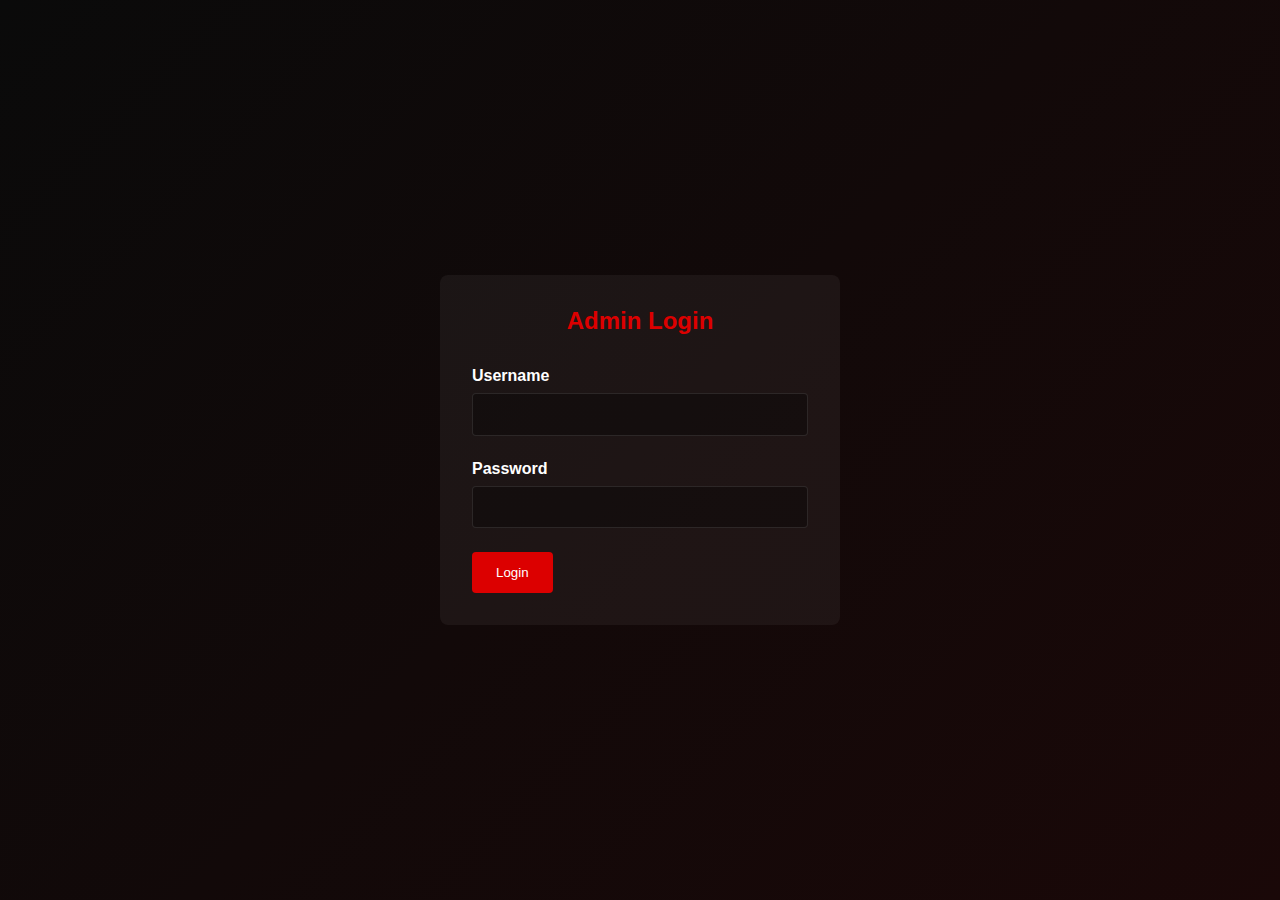
<file: New folder (43)/admin-login.html>
<!DOCTYPE html>
<html lang="en">
<head>
    <meta charset="UTF-8">
    <meta name="viewport" content="width=device-width, initial-scale=1.0">
    <title>Admin Login</title>
    <link rel="stylesheet" href="admin-styles.css">
</head>
<body>
    <div class="login-container">
        <form id="loginForm" class="login-form">
            <h2>Admin Login</h2>
            <div class="form-group">
                <label>Username</label>
                <input type="text" name="username" required>
            </div>
            <div class="form-group">
                <label>Password</label>
                <input type="password" name="password" required>
            </div>
            <button type="submit" class="primary-btn">Login</button>
        </form>
    </div>

    <script>
        document.getElementById('loginForm').addEventListener('submit', async (e) => {
            e.preventDefault();
            const username = e.target.username.value;
            const password = e.target.password.value;
            
            try {
                const response = await fetch('/api/admin/login', {
                    method: 'POST',
                    headers: {
                        'Content-Type': 'application/json',
                    },
                    body: JSON.stringify({ username, password })
                });

                const data = await response.json();
                if (data.success) {
                    localStorage.setItem('adminLoggedIn', 'true');
                    window.location.href = 'admin.html';
                } else {
                    alert('Invalid credentials');
                }
            } catch (error) {
                alert('Login failed. Please try again.');
            }
        });

        // Check if already logged in
        if (localStorage.getItem('adminLoggedIn') === 'true') {
            window.location.href = 'admin.html';
        }
    </script>
</body>
</html>
</file>
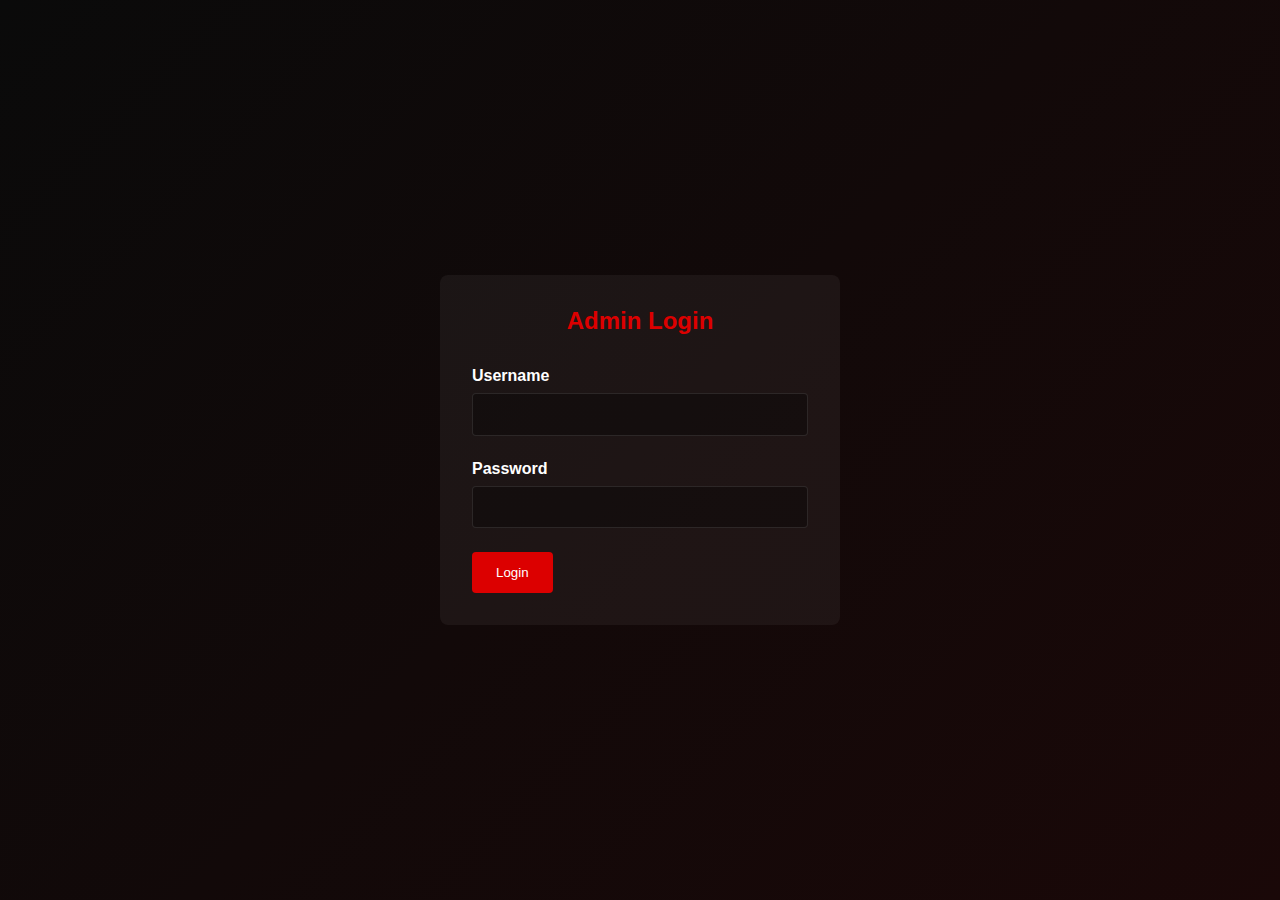
<file: New folder (43)/admin.html>
<!DOCTYPE html>
<html lang="en">
<head>
    <meta charset="UTF-8">
    <meta name="viewport" content="width=device-width, initial-scale=1.0">
    <title>Admin Panel - Your Store</title>
    <link rel="stylesheet" href="styles.css">
    <link rel="stylesheet" href="https://cdnjs.cloudflare.com/ajax/libs/font-awesome/6.0.0/css/all.min.css">
</head>
<body>
    <div class="background-dots"></div>
    
    <div class="admin-container">
        <div class="admin-sidebar">
            <h1 class="admin-title">Admin Panel</h1>
            <nav class="sidebar-nav">
                <a href="#" class="nav-item active">
                    <i class="fas fa-box"></i>
                    Products
                </a>
                <a href="orders.html" class="nav-item">
                    <i class="fas fa-shopping-cart"></i>
                    Orders
                </a>
                <a href="settings.html" class="nav-item">
                    <i class="fas fa-cog"></i>
                    Settings
                </a>
            </nav>
        </div>

        <div class="admin-content">
            <div class="top-bar">
                <h1>Product Management</h1>
                <button id="addProductBtn" class="primary-btn">
                    <i class="fas fa-plus"></i> Add New Product
                </button>
            </div>

            <div class="product-form-container" id="productForm" style="display: none;">
                <form id="addProductForm">
                    <div class="form-grid">
                        <div class="form-group">
                            <label>Product Title</label>
                            <input type="text" name="title" required>
                        </div>
                        <div class="form-group">
                            <label>Price ($)</label>
                            <input type="number" name="price" step="0.01" required>
                        </div>
                        <div class="form-group full-width">
                            <label>Description</label>
                            <textarea name="description" rows="4" required></textarea>
                        </div>
                        <div class="form-group">
                            <label>Payment Methods</label>
                            <div class="checkbox-group">
                                <label>
                                    <input type="checkbox" name="payment_methods" value="crypto">
                                    Cryptocurrency
                                </label>
                                <label>
                                    <input type="checkbox" name="payment_methods" value="paypal">
                                    PayPal
                                </label>
                                <label>
                                    <input type="checkbox" name="payment_methods" value="card">
                                    Credit Card
                                </label>
                                <label>
                                    <input type="checkbox" name="payment_methods" value="hood">
                                    Hood Pay
                                </label>
                            </div>
                        </div>
                        <div class="form-group">
                            <label>Category</label>
                            <select name="category" required>
                                <option value="">Select Category</option>
                                <option value="electronics">Electronics</option>
                                <option value="software">Software</option>
                                <option value="services">Services</option>
                            </select>
                        </div>
                    </div>
                    <div class="form-actions">
                        <button type="submit" class="primary-btn">Save Product</button>
                        <button type="button" class="secondary-btn" id="cancelBtn">Cancel</button>
                    </div>
                </form>
            </div>

            <div class="products-list" id="productsList">
                <!-- Products will be listed here -->
            </div>
        </div>
    </div>

    <script src="admin.js"></script>
    <script>
        if (localStorage.getItem('adminLoggedIn') !== 'true') {
            window.location.href = 'admin-login.html';
        }
    </script>
</body>
</html>
</file>
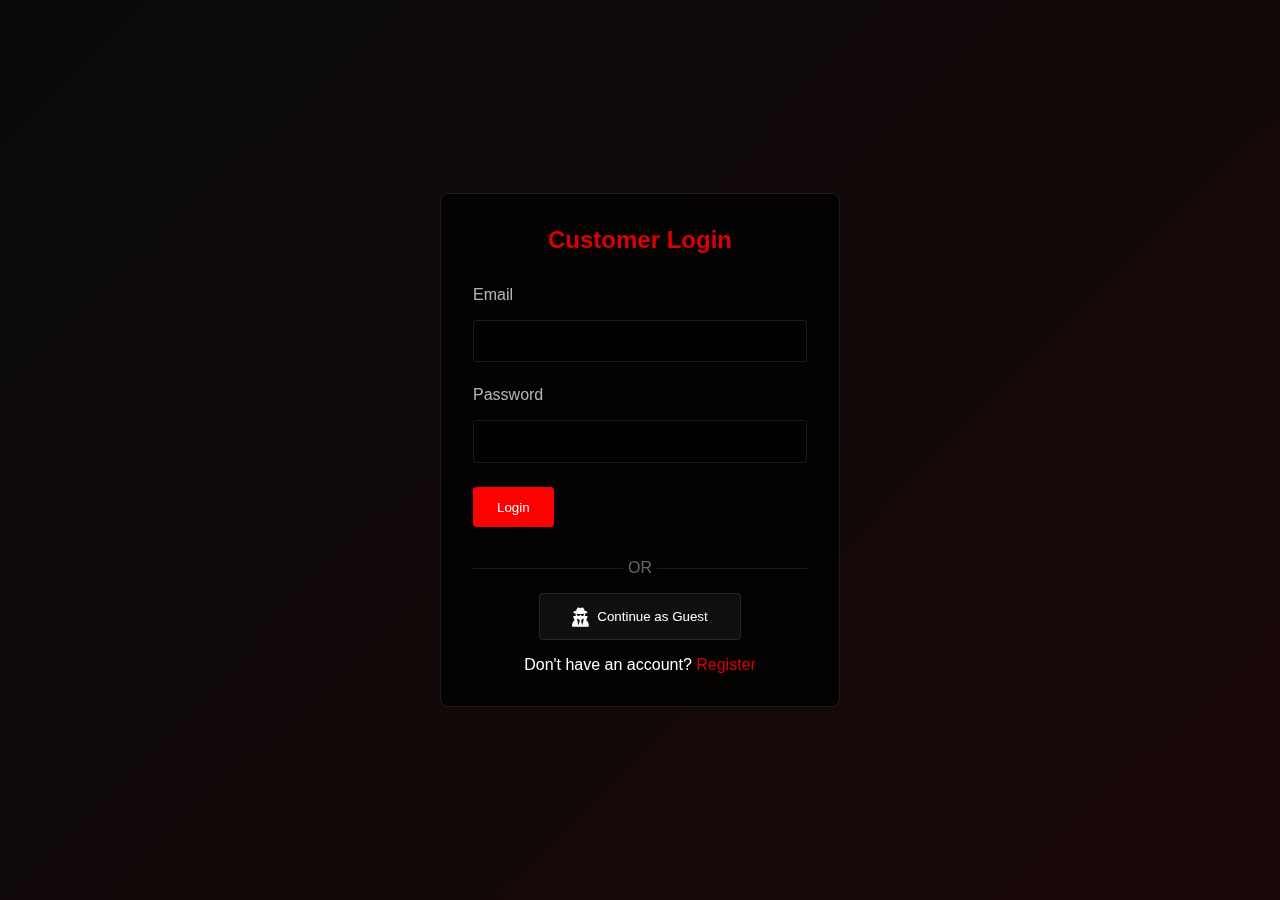
<file: New folder (43)/customer-login.html>
<!DOCTYPE html>
<html lang="en">
<head>
    <meta charset="UTF-8">
    <meta name="viewport" content="width=device-width, initial-scale=1.0">
    <title>Customer Login - Your Store</title>
    <link rel="stylesheet" href="styles.css">
    <link rel="stylesheet" href="https://cdnjs.cloudflare.com/ajax/libs/font-awesome/6.0.0/css/all.min.css">
</head>
<body>
    <div class="background-dots"></div>
    
    <div class="login-container">
        <form id="loginForm" class="login-form">
            <h2>Customer Login</h2>
            <div class="form-group">
                <label>Email</label>
                <input type="email" name="email" required>
            </div>
            <div class="form-group">
                <label>Password</label>
                <input type="password" name="password" required>
            </div>
            <button type="submit" class="primary-btn">Login</button>
            <div class="auth-options">
                <p class="divider">OR</p>
                <button onclick="enterGuestMode()" class="guest-btn">
                    <i class="fas fa-user-secret"></i>
                    Continue as Guest
                </button>
            </div>
            <div class="form-footer">
                <p>Don't have an account? <a href="#" id="showRegister">Register</a></p>
            </div>
        </form>

        <form id="registerForm" class="login-form" style="display: none;">
            <h2>Create Account</h2>
            <div class="form-group">
                <label>Full Name</label>
                <input type="text" name="fullname" required>
            </div>
            <div class="form-group">
                <label>Email</label>
                <input type="email" name="email" required>
            </div>
            <div class="form-group">
                <label>Password</label>
                <input type="password" name="password" required>
            </div>
            <div class="form-group">
                <label>Confirm Password</label>
                <input type="password" name="confirm_password" required>
            </div>
            <button type="submit" class="primary-btn">Register</button>
            <div class="form-footer">
                <p>Already have an account? <a href="#" id="showLogin">Login</a></p>
            </div>
        </form>

        <div id="verificationForm" class="login-form" style="display: none;">
            <h2>Email Verification</h2>
            <p>Please check your email for the verification code</p>
            <div class="form-group">
                <input type="text" 
                       id="verificationCode" 
                       placeholder="000000" 
                       maxlength="6">
            </div>
            <div class="verification-buttons">
                <button type="button" class="primary-btn verify-btn">Verify</button>
                <button type="button" class="primary-btn resend-btn">Resend Code</button>
            </div>
            <div class="social-buttons">
                <a href="https://discord.gg/Wj7mVvZnzT" target="_blank" class="discord-btn">
                    <i class="fab fa-discord"></i> Join our Discord
                </a>
            </div>
        </div>
    </div>

    <script src="customer-login.js"></script>
</body>
</html>
</file>
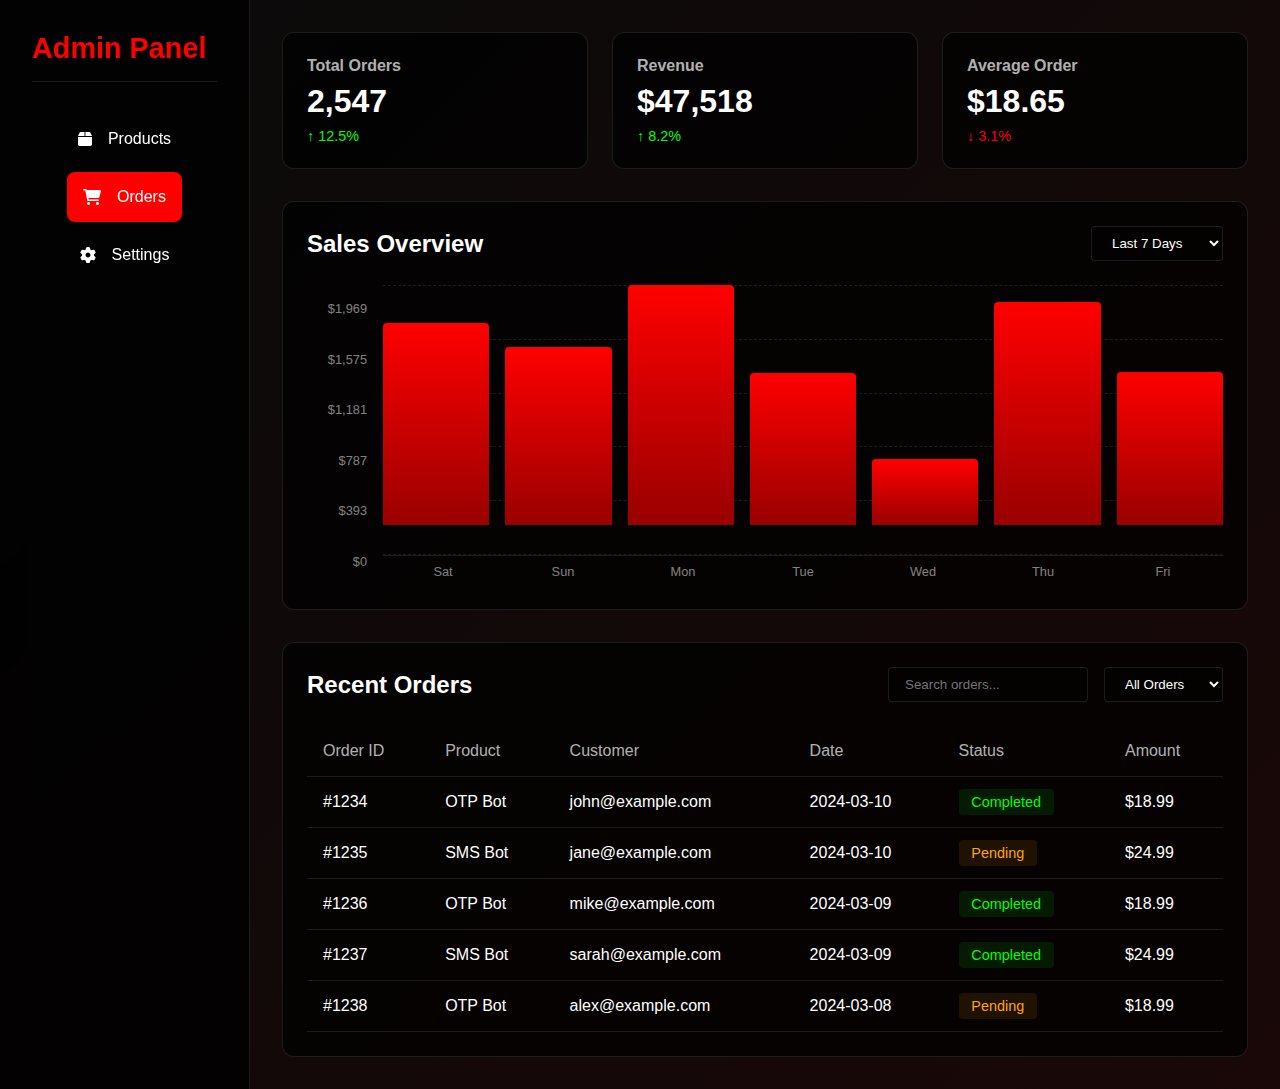
<file: New folder (43)/orders.html>
<!DOCTYPE html>
<html lang="en">
<head>
    <meta charset="UTF-8">
    <meta name="viewport" content="width=device-width, initial-scale=1.0">
    <title>Orders - Your Store</title>
    <link rel="stylesheet" href="styles.css">
    <link rel="stylesheet" href="https://cdnjs.cloudflare.com/ajax/libs/font-awesome/6.0.0/css/all.min.css">
</head>
<body>
    <div class="background-dots"></div>
    
    <div class="admin-container">
        <div class="admin-sidebar">
            <h1 class="admin-title">Admin Panel</h1>
            <nav class="sidebar-nav">
                <a href="admin.html" class="nav-item">
                    <i class="fas fa-box"></i>
                    Products
                </a>
                <a href="orders.html" class="nav-item active">
                    <i class="fas fa-shopping-cart"></i>
                    Orders
                </a>
                <a href="settings.html" class="nav-item">
                    <i class="fas fa-cog"></i>
                    Settings
                </a>
            </nav>
        </div>

        <div class="admin-content">
            <!-- Stats Cards -->
            <div class="stats-grid">
                <div class="stat-card">
                    <h3>Total Orders</h3>
                    <p class="stat-value">2,547</p>
                    <p class="stat-trend positive">↑ 12.5%</p>
                </div>
                <div class="stat-card">
                    <h3>Revenue</h3>
                    <p class="stat-value">$47,518</p>
                    <p class="stat-trend positive">↑ 8.2%</p>
                </div>
                <div class="stat-card">
                    <h3>Average Order</h3>
                    <p class="stat-value">$18.65</p>
                    <p class="stat-trend negative">↓ 3.1%</p>
                </div>
            </div>

            <!-- Graph Section -->
            <div class="graph-container">
                <div class="table-header">
                    <h2>Sales Overview</h2>
                    <select class="filter-select" id="timeRange">
                        <option value="week">Last 7 Days</option>
                        <option value="month">Last 30 Days</option>
                        <option value="year">Last Year</option>
                    </select>
                </div>
                <div class="graph">
                    <div class="y-axis"></div>
                    <div class="graph-content">
                        <div class="graph-grid"></div>
                        <div class="graph-bars"></div>
                        <div class="x-axis"></div>
                    </div>
                </div>
            </div>

            <!-- Orders Table -->
            <div class="orders-table">
                <div class="table-header">
                    <h2>Recent Orders</h2>
                    <div class="table-actions">
                        <input type="text" placeholder="Search orders..." class="search-input">
                        <select class="filter-select">
                            <option value="all">All Orders</option>
                            <option value="completed">Completed</option>
                            <option value="pending">Pending</option>
                        </select>
                    </div>
                </div>
                <table>
                    <thead>
                        <tr>
                            <th>Order ID</th>
                            <th>Product</th>
                            <th>Customer</th>
                            <th>Date</th>
                            <th>Status</th>
                            <th>Amount</th>
                        </tr>
                    </thead>
                    <tbody id="ordersTableBody">
                        <!-- Orders will be added here by JavaScript -->
                    </tbody>
                </table>
            </div>
        </div>
    </div>

    <script src="orders.js"></script>
</body>
</html>
</file>
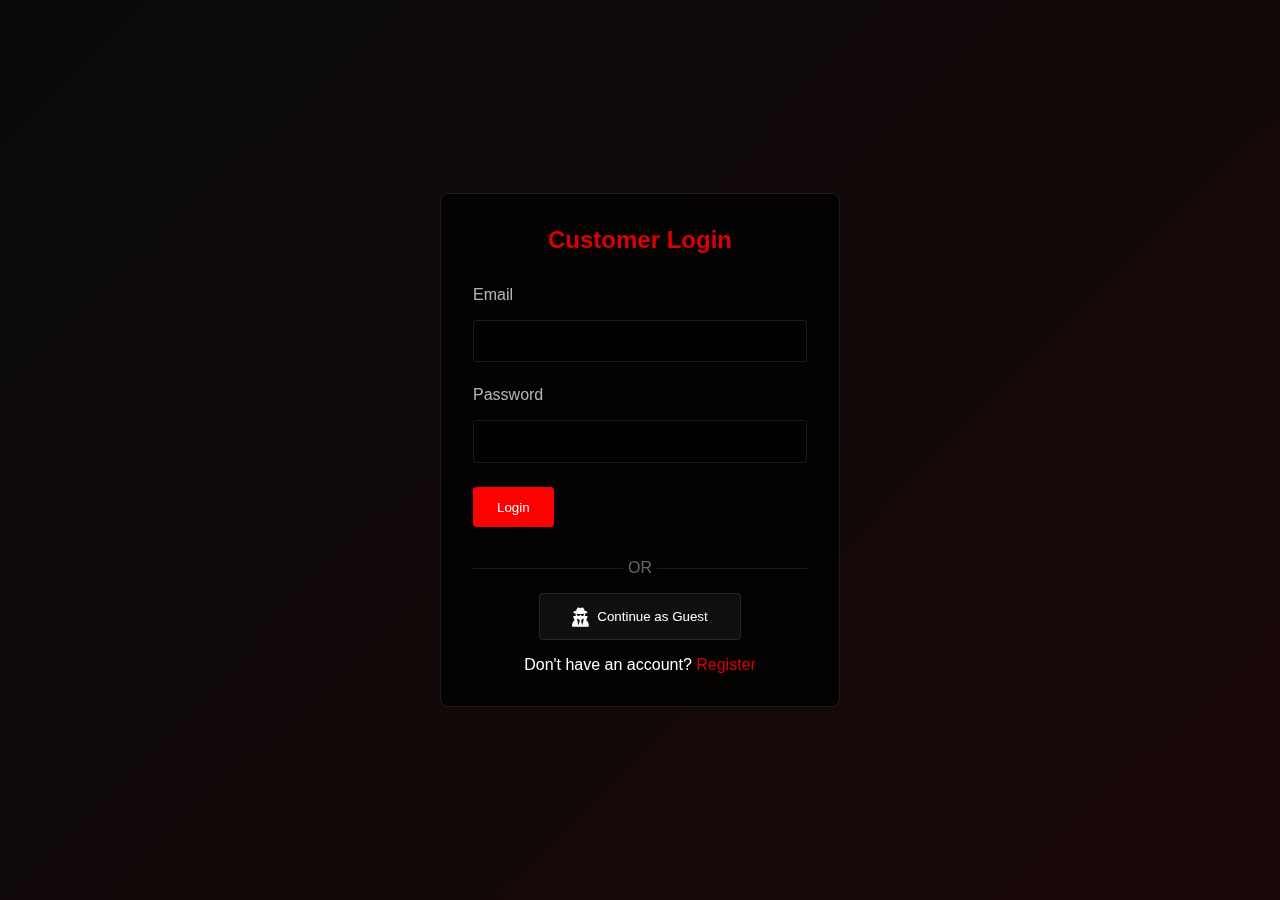
<file: New folder (43)/product.html>
<!DOCTYPE html>
<html lang="en">
<head>
    <meta charset="UTF-8">
    <meta name="viewport" content="width=device-width, initial-scale=1.0">
    <title>Product Details - Your Store</title>
    <link rel="stylesheet" href="styles.css">
    <link rel="stylesheet" href="https://cdnjs.cloudflare.com/ajax/libs/font-awesome/6.0.0/css/all.min.css">
    <script src="https://js.stripe.com/v3/"></script>
</head>
<body>
    <div class="background-dots"></div>
    
    <header>
        <nav>
            <div class="logo">
                <span class="brand-text">Your</span>
                <span class="brand-text-pro">.store</span>
                <span class="pro-badge">PRO</span>
            </div>
            <div class="nav-links">
                <a href="index.html">Home</a>
                <a href="#products">Products</a>
                <a href="#reviews">Reviews</a>
            </div>
        </nav>
    </header>

    <div class="product-details-container">
        <div class="product-details">
            <div class="product-header">
                <h1 id="productTitle"></h1>
                <p class="price" id="productPrice"></p>
            </div>
            
            <div class="product-description" id="productDescription"></div>
            
            <div class="stock-selection">
                <label>Status:</label>
                <select id="stockSelect" class="stock-dropdown">
                    <option value="">Select to Purchase</option>
                </select>
            </div>

            <div class="payment-methods">
                <h3>Payment Methods</h3>
                <div id="paymentOptions" class="payment-options">
                    <!-- Payment methods will be added here -->
                </div>
            </div>

            <button id="buyButton" class="buy-btn" disabled>
                <i class="fas fa-shopping-cart"></i> Buy Now
            </button>
        </div>
    </div>

    <script src="product.js"></script>
</body>
</html>
</file>
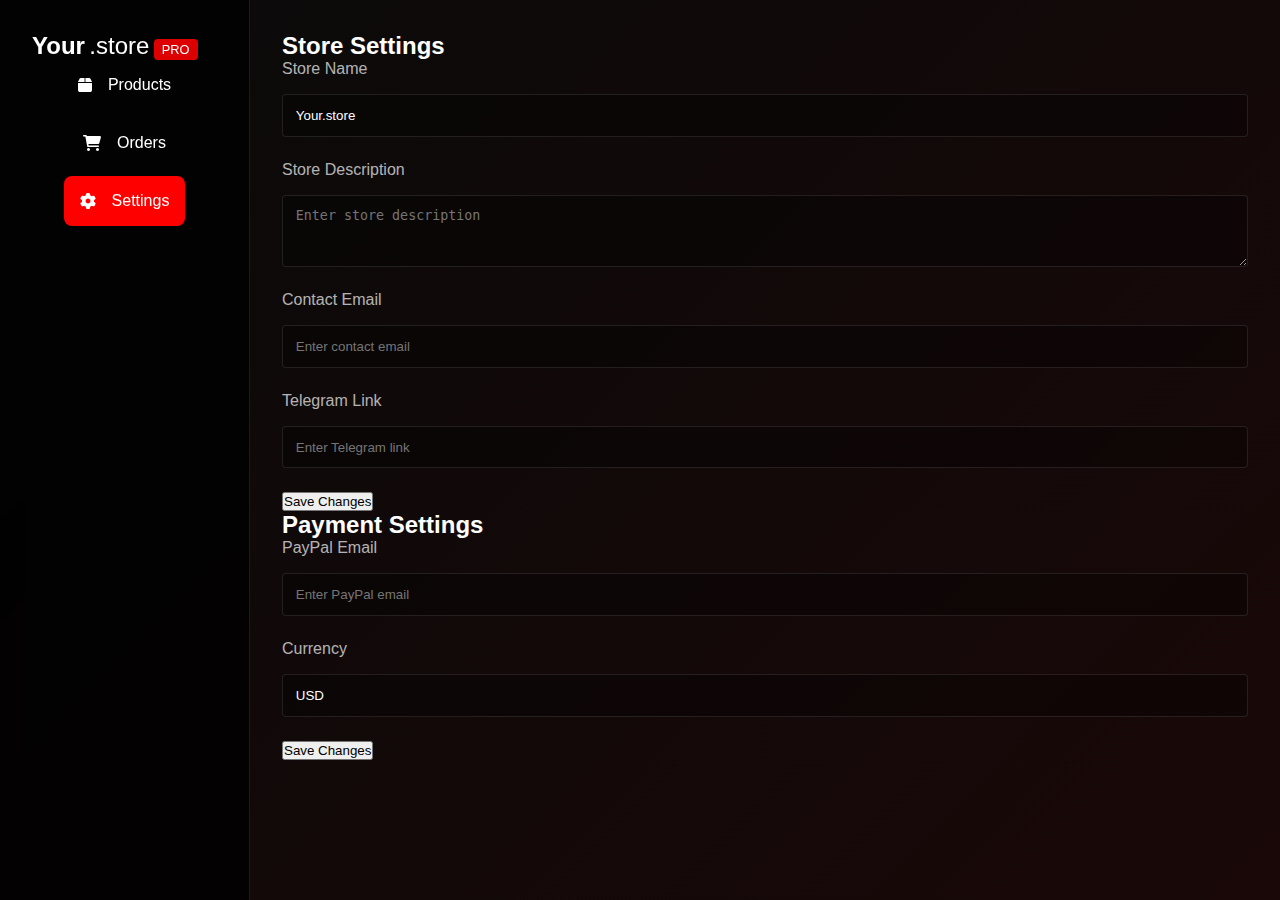
<file: New folder (43)/settings.html>
<!DOCTYPE html>
<html lang="en">
<head>
    <meta charset="UTF-8">
    <meta name="viewport" content="width=device-width, initial-scale=1.0">
    <title>Settings - Your Store</title>
    <link rel="stylesheet" href="styles.css">
    <link rel="stylesheet" href="https://cdnjs.cloudflare.com/ajax/libs/font-awesome/6.0.0/css/all.min.css">
</head>
<body>
    <div class="background-dots"></div>
    
    <div class="admin-container">
        <div class="admin-sidebar">
            <div class="sidebar-header">
                <span class="brand-text">Your</span>
                <span class="brand-text-pro">.store</span>
                <span class="pro-badge">PRO</span>
            </div>
            <nav class="sidebar-nav">
                <a href="admin.html" class="nav-item">
                    <i class="fas fa-box"></i>
                    Products
                </a>
                <a href="orders.html" class="nav-item">
                    <i class="fas fa-shopping-cart"></i>
                    Orders
                </a>
                <a href="settings.html" class="nav-item active">
                    <i class="fas fa-cog"></i>
                    Settings
                </a>
            </nav>
        </div>

        <div class="admin-content">
            <div class="settings-section">
                <h2>Store Settings</h2>
                <form class="settings-form">
                    <div class="form-group">
                        <label>Store Name</label>
                        <input type="text" value="Your.store" placeholder="Enter store name">
                    </div>
                    <div class="form-group">
                        <label>Store Description</label>
                        <textarea rows="3" placeholder="Enter store description"></textarea>
                    </div>
                    <div class="form-group">
                        <label>Contact Email</label>
                        <input type="email" placeholder="Enter contact email">
                    </div>
                    <div class="form-group">
                        <label>Telegram Link</label>
                        <input type="url" placeholder="Enter Telegram link">
                    </div>
                    <button type="submit" class="save-btn">Save Changes</button>
                </form>
            </div>

            <div class="settings-section">
                <h2>Payment Settings</h2>
                <form class="settings-form">
                    <div class="form-group">
                        <label>PayPal Email</label>
                        <input type="email" placeholder="Enter PayPal email">
                    </div>
                    <div class="form-group">
                        <label>Currency</label>
                        <input type="text" value="USD" placeholder="Enter currency">
                    </div>
                    <button type="submit" class="save-btn">Save Changes</button>
                </form>
            </div>
        </div>
    </div>

    <script src="settings.js"></script>
</body>
</html>
</file>
<file: New folder (43)/admin-styles.css>
/* Admin Panel Styles */
:root {
    --primary-color: #dc0000;
    --dark-bg: #0a0a0a;
    --card-bg: rgba(255, 255, 255, 0.05);
    --text-color: #ffffff;
}

* {
    margin: 0;
    padding: 0;
    box-sizing: border-box;
}

body {
    font-family: 'Arial', sans-serif;
    background: linear-gradient(135deg, #0a0a0a 0%, #1a0808 100%);
    color: var(--text-color);
    min-height: 100vh;
}

.admin-container {
    display: flex;
    min-height: 100vh;
}

/* Sidebar Styles */
.sidebar {
    width: 250px;
    background: rgba(0, 0, 0, 0.8);
    padding: 2rem;
    backdrop-filter: blur(10px);
}

.sidebar h2 {
    margin-bottom: 2rem;
    color: var(--primary-color);
}

.sidebar nav {
    display: flex;
    flex-direction: column;
    gap: 1rem;
}

.sidebar a {
    color: var(--text-color);
    text-decoration: none;
    padding: 0.8rem 1rem;
    border-radius: 4px;
    transition: background 0.3s;
}

.sidebar a.active,
.sidebar a:hover {
    background: var(--primary-color);
}

.sidebar i {
    margin-right: 0.5rem;
}

/* Content Area */
.content {
    flex: 1;
    padding: 2rem;
}

.top-bar {
    display: flex;
    justify-content: space-between;
    align-items: center;
    margin-bottom: 2rem;
}

/* Form Styles */
.product-form-container {
    background: var(--card-bg);
    padding: 2rem;
    border-radius: 8px;
    margin-bottom: 2rem;
    display: none;
}

.form-grid {
    display: grid;
    grid-template-columns: repeat(2, 1fr);
    gap: 1.5rem;
}

.form-group {
    display: flex;
    flex-direction: column;
    gap: 0.5rem;
}

.form-group.full-width {
    grid-column: 1 / -1;
}

.form-group label {
    font-weight: bold;
}

.form-group input,
.form-group select,
.form-group textarea {
    padding: 0.8rem;
    border: 1px solid rgba(255, 255, 255, 0.1);
    border-radius: 4px;
    background: rgba(0, 0, 0, 0.3);
    color: var(--text-color);
}

.checkbox-group {
    display: flex;
    flex-direction: column;
    gap: 0.5rem;
}

.checkbox-group label {
    display: flex;
    align-items: center;
    gap: 0.5rem;
    font-weight: normal;
}

/* Button Styles */
.primary-btn {
    background: var(--primary-color);
    color: white;
    border: none;
    padding: 0.8rem 1.5rem;
    border-radius: 4px;
    cursor: pointer;
    transition: background 0.3s;
}

.secondary-btn {
    background: transparent;
    color: var(--text-color);
    border: 1px solid var(--text-color);
    padding: 0.8rem 1.5rem;
    border-radius: 4px;
    cursor: pointer;
    transition: all 0.3s;
}

.form-actions {
    grid-column: 1 / -1;
    display: flex;
    gap: 1rem;
    justify-content: flex-end;
    margin-top: 1rem;
}

/* Products List */
.products-list {
    display: grid;
    grid-template-columns: repeat(auto-fill, minmax(300px, 1fr));
    gap: 1.5rem;
}

.product-card {
    background: var(--card-bg);
    border-radius: 8px;
    padding: 1rem;
}

.product-card img {
    width: 100%;
    height: 200px;
    object-fit: cover;
    border-radius: 4px;
    margin-bottom: 1rem;
}

.product-actions {
    display: flex;
    gap: 0.5rem;
    margin-top: 1rem;
}

/* Login Page Styles */
.login-container {
    display: flex;
    justify-content: center;
    align-items: center;
    min-height: 100vh;
    padding: 2rem;
}

.login-form {
    background: var(--card-bg);
    padding: 2rem;
    border-radius: 8px;
    width: 100%;
    max-width: 400px;
}

.login-form h2 {
    text-align: center;
    margin-bottom: 2rem;
    color: var(--primary-color);
}

.login-form .form-group {
    margin-bottom: 1.5rem;
}

.login-form input {
    width: 100%;
}

.logout-btn {
    position: absolute;
    bottom: 20px;
    left: 20px;
    right: 20px;
    padding: 10px;
    background: #dc0000;
    color: white;
    border: none;
    border-radius: 4px;
    cursor: pointer;
    display: flex;
    align-items: center;
    justify-content: center;
    gap: 8px;
}

.logout-btn:hover {
    background: #b00000;
}
</file>
<file: New folder (43)/styles.css>
/* Reset and base styles */
* {
    margin: 0;
    padding: 0;
    box-sizing: border-box;
}

/* Add these new styles at the top of your CSS file */
@keyframes moveUpwards {
    0% {
        transform: translateY(100vh) rotate(0deg);
        opacity: 0;
    }
    10% {
        opacity: 0.3;
    }
    90% {
        opacity: 0.3;
    }
    100% {
        transform: translateY(-100vh) rotate(360deg);
        opacity: 0;
    }
}

.background-dots {
    position: fixed;
    top: 0;
    left: 0;
    width: 100%;
    height: 100%;
    z-index: -1;
    overflow: hidden;
    pointer-events: none;
}

.dot {
    position: absolute;
    width: 6px;
    height: 6px;
    background: rgba(255, 255, 255, 0.25);
    border-radius: 50%;
    animation: moveUpwards 20s linear infinite;
    box-shadow: 0 0 5px rgba(255, 255, 255, 0.3);
    filter: blur(0.5px);
}

body {
    font-family: 'Arial', sans-serif;
    background: linear-gradient(135deg, #0a0a0a 0%, #1a0808 100%);
    color: white;
    min-height: 100vh;
    position: relative;
    overflow-x: hidden;
}

/* Top Banner */
.top-banner {
    background: #dc0000;
    color: white;
    text-align: center;
    padding: 1rem;
    font-weight: bold;
}

/* Navigation */
header {
    background: rgba(0, 0, 0, 0.8);
    backdrop-filter: blur(10px);
    padding: 1rem 0;
}

nav {
    display: flex;
    justify-content: space-between;
    align-items: center;
    max-width: 1200px;
    margin: 0 auto;
    padding: 0 2rem;
    flex-wrap: nowrap;
}

.logo {
    display: flex;
    align-items: center;
    gap: 0.5rem;
}

.brand-text {
    font-size: 1.5rem;
    font-weight: bold;
}

.brand-text-pro {
    font-size: 1.5rem;
}

.pro-badge {
    background: #dc0000;
    color: white;
    padding: 0.2rem 0.5rem;
    border-radius: 4px;
    font-size: 0.8rem;
}

.nav-links {
    display: flex;
    gap: 2rem;
}

.nav-group {
    display: flex;
    gap: 1rem;
}

.nav-links a {
    color: white;
    text-decoration: none;
    padding: 0.5rem 1rem;
    border-radius: 4px;
    transition: background 0.3s;
    white-space: nowrap;
}

.nav-links a.active {
    background: #dc0000;
}

.login-btn {
    display: none;
}

/* Hero Section */
.hero {
    position: relative;
    text-align: center;
    padding: 4rem 2rem;
    background: transparent;
    z-index: 1;
}

.hero h1 {
    font-size: 3.5rem;
    margin-bottom: 2rem;
}

.cta-button, .telegram-btn {
    padding: 0.8rem 2rem;
    border: none;
    border-radius: 4px;
    margin: 0.5rem;
    cursor: pointer;
}

.cta-button {
    background: #ff0000;
    color: white;
}

.telegram-btn {
    background: #000;
    color: white;
}

/* Stats Section */
.stats {
    display: flex;
    justify-content: space-around;
    padding: 4rem 2rem;
    background: rgba(255,255,255,0.05);
}

.stat-item {
    text-align: center;
}

.stat-item h2 {
    font-size: 2.5rem;
    color: #dc0000;
    background: linear-gradient(45deg, #ff0000, #ff3333);
    background-clip: text;
    -webkit-background-clip: text;
    -webkit-text-fill-color: transparent;
    transition: transform 0.3s ease;
}

.stat-item:hover h2 {
    transform: scale(1.1);
}

/* Products Section */
.products {
    padding: 4rem 2rem;
}

/* Product Styles - Updated to match exactly */
.product-grid {
    display: grid;
    grid-template-columns: repeat(auto-fill, minmax(300px, 1fr));
    gap: 2rem;
    margin-bottom: 2rem;
}

.product-card {
    background: rgba(255, 255, 255, 0.05);
    border-radius: 8px;
    padding: 1.5rem;
    transition: transform 0.3s ease, background 0.3s ease;
    cursor: pointer;
}

.product-card:hover {
    transform: translateY(-5px);
    background: rgba(255, 255, 255, 0.08);
}

.product-card::before {
    display: none;
}

.product-card h3 {
    color: #ff0000;
    font-size: 2rem;
    margin-bottom: 1rem;
    text-shadow: none;
    border: none;
    text-decoration: none;
}

.product-card .description {
    color: #888;
    margin-bottom: 1.5rem;
    line-height: 1.6;
    border: none;
    text-decoration: none;
}

.product-card .price-row {
    display: flex;
    justify-content: space-between;
    align-items: center;
    margin-top: auto;
    padding-top: 1rem;
    border: none;
}

.product-card .price {
    color: #ff0000;
    font-size: 1.8rem;
    font-weight: bold;
    text-shadow: none;
    border: none;
    text-decoration: none;
}

.product-card .stock-status {
    background: rgba(255, 0, 0, 0.1);
    color: #ff0000;
    padding: 0.5rem 1rem;
    border-radius: 20px;
    font-size: 1rem;
    font-weight: 500;
    border: none;
    text-decoration: none;
}

.stock-status {
    color: #ff0000;
    font-size: 0.9rem;
    display: inline-flex;
    align-items: center;
    gap: 0.5rem;
}

.stock-status::after {
    content: "✓ ✓";
    margin-left: 5px;
    border: none;
    text-decoration: none;
}

.view-all {
    background: rgba(0, 0, 0, 0.7);
    color: white;
    border: none;
    padding: 0.8rem 2rem;
    border-radius: 8px;
    cursor: pointer;
    font-size: 1rem;
    transition: all 0.3s cubic-bezier(0.4, 0, 0.2, 1);
    display: block;
    margin: 2rem auto;
    border: 1px solid rgba(255, 255, 255, 0.05);
    position: relative;
    overflow: hidden;
}

.cta-button:hover, .telegram-btn:hover {
    transform: translateY(-2px);
    box-shadow: 0 5px 15px rgba(255, 0, 0, 0.2);
}

.view-all:hover {
    background: rgba(255, 0, 0, 0.1);
    border-color: rgba(255, 0, 0, 0.3);
}

/* Products section title */
.products h2 {
    font-size: 3rem;
    text-align: center;
    margin-bottom: 3rem;
    font-weight: bold;
}

/* Reviews Section */
.reviews {
    padding: 4rem 2rem;
}

.reviews h2 {
    font-size: 3rem;
    text-align: center;
    margin-bottom: 3rem;
    font-weight: bold;
}

.review-grid {
    display: grid;
    grid-template-columns: repeat(auto-fill, minmax(300px, 1fr));
    gap: 1.5rem;
    margin-bottom: 2rem;
}

.review-card {
    background: rgba(0, 0, 0, 0.7);
    border-radius: 15px;
    padding: 1.5rem;
    border: 1px solid rgba(255, 255, 255, 0.05);
    display: flex;
    flex-direction: column;
    gap: 0.5rem;
    transform: translateZ(0);
    transition: all 0.3s cubic-bezier(0.4, 0, 0.2, 1);
}

.review-card:hover {
    transform: translateY(-3px);
    box-shadow: 0 8px 16px rgba(255, 0, 0, 0.1);
}

.stars {
    color: #ff0000;
    font-size: 1.2rem;
    letter-spacing: 2px;
}

.time {
    color: #ff0000;
    font-size: 0.9rem;
    text-align: right;
}

.verified {
    display: flex;
    align-items: center;
    gap: 0.5rem;
    color: #ff0000;
    font-size: 0.9rem;
}

.verified i {
    font-size: 0.8rem;
}

.see-all-reviews {
    background: rgba(0, 0, 0, 0.7);
    color: white;
    border: none;
    padding: 0.8rem 2rem;
    border-radius: 8px;
    cursor: pointer;
    font-size: 1rem;
    transition: all 0.3s cubic-bezier(0.4, 0, 0.2, 1);
    display: block;
    margin: 2rem auto;
    border: 1px solid rgba(255, 255, 255, 0.05);
    text-decoration: none;
    text-align: center;
    max-width: 200px;
    position: relative;
    overflow: hidden;
}

.see-all-reviews:hover {
    background: rgba(255, 0, 0, 0.1);
    border-color: rgba(255, 0, 0, 0.3);
}

/* Responsive Design */
@media (max-width: 768px) {
    .nav-links {
        display: none;
    }
    
    .stats {
        flex-direction: column;
        gap: 2rem;
    }
}

/* Add red gradient wave */
.wave {
    position: absolute;
    bottom: 0;
    left: 0;
    width: 100%;
    height: 150px;
    background: linear-gradient(to top, rgba(220, 0, 0, 0.1), transparent);
    transform: skewY(-3deg);
    z-index: -1;
}

/* Login Page Styles */
.login-container {
    display: flex;
    justify-content: center;
    align-items: center;
    min-height: 100vh;
    padding: 2rem;
    position: relative;
    z-index: 1;
}

.login-form {
    background: rgba(0, 0, 0, 0.8);
    backdrop-filter: blur(10px);
    padding: 2rem;
    border-radius: 8px;
    width: 100%;
    max-width: 400px;
    border: 1px solid rgba(255, 255, 255, 0.1);
}

.login-form h2 {
    text-align: center;
    margin-bottom: 2rem;
    color: #dc0000;
}

.form-group {
    margin-bottom: 1.5rem;
}

.form-group label {
    display: block;
    margin-bottom: 0.5rem;
    color: white;
}

.form-group input {
    width: 100%;
    padding: 0.8rem;
    border: 1px solid rgba(255, 255, 255, 0.1);
    border-radius: 4px;
    background: rgba(0, 0, 0, 0.3);
    color: white;
}

.form-footer {
    margin-top: 1rem;
    text-align: center;
    color: white;
}

.form-footer a {
    color: #dc0000;
    text-decoration: none;
}

.form-footer a:hover {
    text-decoration: underline;
}

/* Add smooth scroll behavior */
html {
    scroll-behavior: smooth;
}

/* Clean up spacing and alignment */
.section {
    padding: 6rem 2rem;
    position: relative;
}

/* Add subtle animations */
@keyframes fadeIn {
    from { opacity: 0; transform: translateY(20px); }
    to { opacity: 1; transform: translateY(0); }
}

.hero, .stats, .products, .reviews {
    animation: fadeIn 0.8s ease-out forwards;
}

/* Improve stats counter appearance */
.stat-item h2 {
    background: linear-gradient(45deg, #ff0000, #ff3333);
    background-clip: text;
    -webkit-background-clip: text;
    -webkit-text-fill-color: transparent;
    transition: transform 0.3s ease;
}

.stat-item:hover h2 {
    transform: scale(1.1);
}

/* Update Navigation Icons and Buttons */
.nav-icons {
    display: flex;
    align-items: center;
    gap: 1rem;
    max-width: 40%;
}

.cart-btn {
    background: rgba(0, 0, 0, 0.7);
    padding: 0.5rem 1rem;
    border-radius: 4px;
    color: white;
    text-decoration: none;
    display: flex;
    align-items: center;
    gap: 0.5rem;
}

.cart-btn span {
    background: #ff0000;
    padding: 0.2rem 0.5rem;
    border-radius: 4px;
    font-size: 0.9rem;
}

.user-btn {
    background: #ff0000;
    color: white;
    padding: 0.5rem 1rem;
    border-radius: 4px;
    text-decoration: none;
    display: flex;
    align-items: center;
    gap: 0.5rem;
    font-size: 0.9rem;
    max-width: 250px;
    overflow: hidden;
}

.user-btn span {
    overflow: hidden;
    text-overflow: ellipsis;
    white-space: nowrap;
}

.admin-btn {
    background: rgba(0, 0, 0, 0.7);
    color: white;
    padding: 0.5rem 1rem;
    border-radius: 4px;
    text-decoration: none;
    display: flex;
    align-items: center;
    gap: 0.5rem;
    font-size: 0.9rem;
}

.admin-btn:hover {
    background: rgba(255, 0, 0, 0.1);
}

/* Login and Admin Buttons */
.login-btn, .admin-btn {
    background: rgba(0, 0, 0, 0.7);
    color: white;
    border: none;
    padding: 0.8rem 1.5rem;
    border-radius: 8px;
    cursor: pointer;
    font-size: 0.9rem;
    transition: all 0.3s cubic-bezier(0.4, 0, 0.2, 1);
    text-decoration: none;
    border: 1px solid rgba(255, 255, 255, 0.1);
    display: flex;
    align-items: center;
    gap: 0.5rem;
}

.login-btn {
    background: #ff0000;
    border: none;
}

.login-btn:hover, .admin-btn:hover {
    transform: translateY(-2px);
    box-shadow: 0 5px 15px rgba(255, 0, 0, 0.2);
}

.login-btn i, .admin-btn i {
    font-size: 1rem;
}

/* Help Section */
.help-section {
    padding: 4rem 2rem;
    position: relative;
}

.help-container {
    background: #dc0000;
    max-width: 1200px;
    margin: 0 auto;
    padding: 3rem;
    border-radius: 15px;
    text-align: center;
}

.help-container h2 {
    font-size: 2.5rem;
    margin-bottom: 1rem;
    color: black;
}

.help-container p {
    color: black;
    margin-bottom: 2rem;
    font-size: 1.1rem;
    max-width: 600px;
    margin-left: auto;
    margin-right: auto;
}

.contact-btn {
    background: black;
    color: white;
    padding: 0.8rem 2rem;
    border-radius: 8px;
    text-decoration: none;
    display: inline-block;
    transition: transform 0.3s ease;
}

.contact-btn:hover {
    transform: translateY(-2px);
}

/* New Footer Styles */
.site-footer {
    background: rgba(0, 0, 0, 0.7);
    backdrop-filter: blur(10px);
    padding: 4rem 2rem 2rem;
    border-top: 1px solid rgba(255, 255, 255, 0.1);
}

.footer-content {
    max-width: 1200px;
    margin: 0 auto;
    display: flex;
    justify-content: space-between;
    gap: 4rem;
}

.footer-brand {
    flex-shrink: 0;
}

.footer-logo {
    display: flex;
    align-items: center;
    gap: 0.5rem;
    margin-bottom: 1rem;
}

.footer-logo span {
    font-size: 1.5rem;
    font-weight: bold;
}

.footer-logo h3 {
    font-size: 1.5rem;
}

.footer-tagline {
    color: rgba(255, 255, 255, 0.7);
    font-size: 0.9rem;
}

.footer-links {
    display: flex;
    gap: 4rem;
}

.footer-section h4 {
    color: white;
    margin-bottom: 1rem;
    font-size: 1rem;
}

.footer-section ul {
    list-style: none;
}

.footer-section ul li {
    margin-bottom: 0.5rem;
}

.footer-section ul li a {
    color: rgba(255, 255, 255, 0.7);
    text-decoration: none;
    transition: color 0.3s ease;
}

.footer-section ul li a:hover {
    color: white;
}

.social-link {
    display: flex;
    align-items: center;
    gap: 0.5rem;
}

.footer-bottom {
    max-width: 1200px;
    margin: 3rem auto 0;
    padding-top: 2rem;
    border-top: 1px solid rgba(255, 255, 255, 0.1);
    display: flex;
    justify-content: space-between;
    align-items: center;
    color: rgba(255, 255, 255, 0.7);
    font-size: 0.9rem;
}

.powered-by {
    display: flex;
    align-items: center;
    gap: 0.5rem;
}

.powered-by img {
    height: 20px;
    opacity: 0.7;
}

@media (max-width: 768px) {
    .footer-content {
        flex-direction: column;
        gap: 2rem;
    }

    .footer-links {
        flex-direction: column;
        gap: 2rem;
    }

    .footer-bottom {
        flex-direction: column;
        text-align: center;
        gap: 1rem;
    }
}

/* Login Button States */
.login-btn.logged-in {
    background: rgba(0, 0, 0, 0.7);
    border: 1px solid rgba(255, 255, 255, 0.1);
    max-width: none;
    padding: 0.8rem 1.5rem;
}

.login-btn.logged-in:hover {
    background: rgba(255, 0, 0, 0.1);
    border-color: rgba(255, 0, 0, 0.3);
}

.login-btn .email-text {
    max-width: 200px;
    overflow: hidden;
    text-overflow: ellipsis;
    white-space: nowrap;
}

.login-btn i.fa-user-check {
    color: #00ff00;
}

/* Smooth transitions */
.login-btn {
    transition: all 0.3s cubic-bezier(0.4, 0, 0.2, 1);
}

/* Fix navigation spacing */
.nav-icons {
    display: flex;
    align-items: center;
    gap: 1.5rem;
}

/* Make sure buttons don't break layout */
.nav-icons a {
    white-space: nowrap;
    min-width: fit-content;
}

/* Admin Panel Styles */
.admin-container {
    display: flex;
    min-height: 100vh;
    background: linear-gradient(135deg, #0a0a0a 0%, #1a0808 100%);
}

.admin-sidebar {
    width: 250px;
    background: rgba(0, 0, 0, 0.8);
    backdrop-filter: blur(10px);
    padding: 2rem;
    border-right: 1px solid rgba(255, 255, 255, 0.1);
}

.admin-title {
    color: #ff0000;
    font-size: 1.8rem;
    margin-bottom: 2rem;
    padding-bottom: 1rem;
    border-bottom: 1px solid rgba(255, 255, 255, 0.1);
}

.sidebar-nav {
    display: flex;
    flex-direction: column;
    gap: 0.5rem;
}

.nav-item {
    display: flex;
    align-items: center;
    gap: 1rem;
    color: white;
    text-decoration: none;
    padding: 1rem;
    border-radius: 8px;
    transition: all 0.3s ease;
}

.nav-item.active {
    background: #ff0000;
}

.nav-item:hover:not(.active) {
    background: rgba(255, 0, 0, 0.1);
}

.admin-content {
    flex: 1;
    padding: 2rem;
}

.product-form-container {
    background: rgba(0, 0, 0, 0.7);
    border-radius: 12px;
    padding: 2rem;
    margin-bottom: 2rem;
    border: 1px solid rgba(255, 255, 255, 0.1);
}

.form-grid {
    display: grid;
    grid-template-columns: repeat(2, 1fr);
    gap: 1.5rem;
}

.form-group.full-width {
    grid-column: 1 / -1;
}

.form-group label {
    display: block;
    color: rgba(255, 255, 255, 0.7);
    margin-bottom: 0.5rem;
}

.form-group input,
.form-group textarea,
.form-group select {
    width: 100%;
    padding: 0.8rem;
    background: rgba(0, 0, 0, 0.3);
    border: 1px solid rgba(255, 255, 255, 0.1);
    border-radius: 4px;
    color: white;
}

.checkbox-group {
    display: flex;
    flex-direction: column;
    gap: 0.5rem;
}

.checkbox-group label {
    display: flex;
    align-items: center;
    gap: 0.5rem;
    color: white;
    margin: 0;
}

.form-actions {
    margin-top: 2rem;
    display: flex;
    justify-content: flex-end;
    gap: 1rem;
}

.primary-btn {
    background: #ff0000;
    color: white;
    border: none;
    padding: 0.8rem 1.5rem;
    border-radius: 4px;
    cursor: pointer;
    display: flex;
    align-items: center;
    gap: 0.5rem;
    transition: all 0.3s ease;
}

.primary-btn:hover {
    transform: translateY(-2px);
    box-shadow: 0 5px 15px rgba(255, 0, 0, 0.2);
}

.secondary-btn {
    background: rgba(255, 255, 255, 0.1);
    color: white;
    border: 1px solid rgba(255, 255, 255, 0.2);
    padding: 0.8rem 1.5rem;
    border-radius: 4px;
    cursor: pointer;
    transition: all 0.3s ease;
}

.secondary-btn:hover {
    background: rgba(255, 255, 255, 0.2);
}

.products-list {
    display: grid;
    grid-template-columns: repeat(auto-fill, minmax(300px, 1fr));
    gap: 1.5rem;
    margin-top: 2rem;
}

/* Update Graph Styles */
.graph-container {
    background: rgba(0, 0, 0, 0.7);
    border-radius: 12px;
    padding: 1.5rem;
    margin-bottom: 2rem;
    border: 1px solid rgba(255, 255, 255, 0.1);
}

.graph {
    display: flex;
    gap: 1rem;
    height: 300px;
    position: relative;
    margin-top: 1.5rem;
}

.y-axis {
    display: flex;
    flex-direction: column;
    justify-content: space-between;
    padding: 1rem 0;
    color: rgba(255, 255, 255, 0.5);
    font-size: 0.8rem;
    width: 60px;
    text-align: right;
}

.graph-content {
    flex: 1;
    display: flex;
    flex-direction: column;
    position: relative;
}

.graph-grid {
    position: absolute;
    top: 0;
    left: 0;
    right: 0;
    bottom: 30px;
    display: flex;
    flex-direction: column;
    justify-content: space-between;
}

.grid-line {
    border-bottom: 1px dashed rgba(255, 255, 255, 0.1);
    width: 100%;
}

.graph-bars {
    flex: 1;
    display: flex;
    align-items: flex-end;
    gap: 1rem;
    padding-bottom: 30px;
    position: relative;
    z-index: 1;
}

.bar {
    flex: 1;
    background: linear-gradient(180deg, #ff0000 0%, #990000 100%);
    border-radius: 4px 4px 0 0;
    transition: all 0.3s ease;
    cursor: pointer;
}

.bar:hover {
    background: linear-gradient(180deg, #ff3333 0%, #cc0000 100%);
    transform: scaleY(1.02);
}

.x-axis {
    height: 30px;
    display: flex;
    justify-content: space-between;
    border-top: 1px solid rgba(255, 255, 255, 0.1);
    padding-top: 0.5rem;
}

.x-axis-label {
    flex: 1;
    text-align: center;
    color: rgba(255, 255, 255, 0.5);
    font-size: 0.8rem;
}

/* Add these styles for the orders page */
.stats-grid {
    display: grid;
    grid-template-columns: repeat(auto-fit, minmax(250px, 1fr));
    gap: 1.5rem;
    margin-bottom: 2rem;
}

.stat-card {
    background: rgba(0, 0, 0, 0.7);
    border-radius: 12px;
    padding: 1.5rem;
    border: 1px solid rgba(255, 255, 255, 0.1);
}

.stat-card h3 {
    font-size: 1rem;
    color: rgba(255, 255, 255, 0.7);
    margin-bottom: 0.5rem;
}

.stat-value {
    font-size: 2rem;
    font-weight: bold;
    margin-bottom: 0.5rem;
}

.stat-trend {
    font-size: 0.9rem;
}

.stat-trend.positive {
    color: #00ff00;
}

.stat-trend.negative {
    color: #ff0000;
}

.orders-table {
    background: rgba(0, 0, 0, 0.7);
    border-radius: 12px;
    padding: 1.5rem;
    border: 1px solid rgba(255, 255, 255, 0.1);
}

.table-header {
    display: flex;
    justify-content: space-between;
    align-items: center;
    margin-bottom: 1.5rem;
}

.table-actions {
    display: flex;
    gap: 1rem;
}

.search-input {
    background: rgba(0, 0, 0, 0.3);
    border: 1px solid rgba(255, 255, 255, 0.1);
    padding: 0.5rem 1rem;
    border-radius: 4px;
    color: white;
    width: 200px;
}

.filter-select {
    background: rgba(0, 0, 0, 0.3);
    border: 1px solid rgba(255, 255, 255, 0.1);
    padding: 0.5rem 1rem;
    border-radius: 4px;
    color: white;
    cursor: pointer;
}

table {
    width: 100%;
    border-collapse: collapse;
    color: white;
}

th, td {
    padding: 1rem;
    text-align: left;
    border-bottom: 1px solid rgba(255, 255, 255, 0.1);
}

th {
    color: rgba(255, 255, 255, 0.7);
    font-weight: normal;
}

.status {
    padding: 0.3rem 0.8rem;
    border-radius: 4px;
    font-size: 0.9rem;
}

.status.completed {
    background: rgba(0, 255, 0, 0.1);
    color: #00ff00;
}

.status.pending {
    background: rgba(255, 166, 0, 0.1);
    color: orange;
}

/* Product Management Styles */
.product-actions {
    display: flex;
    gap: 1rem;
    margin-top: 1rem;
}

.edit-btn, .delete-btn {
    padding: 0.5rem 1rem;
    border-radius: 4px;
    border: none;
    cursor: pointer;
    display: flex;
    align-items: center;
    gap: 0.5rem;
    transition: all 0.3s ease;
}

.edit-btn {
    background: rgba(255, 255, 255, 0.1);
    color: white;
}

.delete-btn {
    background: rgba(255, 0, 0, 0.1);
    color: #ff0000;
}

.edit-btn:hover {
    background: rgba(255, 255, 255, 0.2);
}

.delete-btn:hover {
    background: rgba(255, 0, 0, 0.2);
}

.product-form-container {
    background: rgba(0, 0, 0, 0.7);
    border-radius: 12px;
    padding: 2rem;
    margin-bottom: 2rem;
    border: 1px solid rgba(255, 255, 255, 0.1);
}

/* Add these styles for the product cards */
.products-list {
    display: grid;
    grid-template-columns: repeat(auto-fill, minmax(300px, 1fr));
    gap: 1.5rem;
    margin-top: 2rem;
}

.product-card {
    background: rgba(0, 0, 0, 0.7);
    border-radius: 12px;
    padding: 1.5rem;
    border: 1px solid rgba(255, 255, 255, 0.1);
}

.product-card h3 {
    font-size: 1.2rem;
    margin-bottom: 1rem;
}

.product-card .description {
    color: rgba(255, 255, 255, 0.7);
    margin-bottom: 1rem;
    font-size: 0.9rem;
}

.price-row {
    display: flex;
    justify-content: space-between;
    align-items: center;
    margin-bottom: 1rem;
}

.price {
    font-size: 1.5rem;
    font-weight: bold;
}

.stock-status {
    background: rgba(0, 255, 0, 0.1);
    color: #00ff00;
    padding: 0.3rem 0.8rem;
    border-radius: 4px;
    font-size: 0.9rem;
}

/* Add these styles for the Add Product button */
.primary-btn {
    background: #ff0000;
    color: white;
    border: none;
    padding: 0.8rem 1.5rem;
    border-radius: 4px;
    cursor: pointer;
    display: flex;
    align-items: center;
    gap: 0.5rem;
    transition: all 0.3s ease;
}

.primary-btn:hover {
    background: #cc0000;
    transform: translateY(-2px);
}

/* Form styles */
.form-grid {
    display: grid;
    grid-template-columns: repeat(2, 1fr);
    gap: 1.5rem;
}

.form-group {
    display: flex;
    flex-direction: column;
    gap: 0.5rem;
}

.form-group.full-width {
    grid-column: 1 / -1;
}

.form-group label {
    color: rgba(255, 255, 255, 0.7);
}

.form-group input,
.form-group textarea,
.form-group select {
    background: rgba(0, 0, 0, 0.3);
    border: 1px solid rgba(255, 255, 255, 0.1);
    padding: 0.8rem;
    border-radius: 4px;
    color: white;
    width: 100%;
}

.checkbox-group {
    display: flex;
    flex-direction: column;
    gap: 0.5rem;
}

.checkbox-group label {
    display: flex;
    align-items: center;
    gap: 0.5rem;
    color: white;
}

.form-actions {
    grid-column: 1 / -1;
    display: flex;
    justify-content: flex-end;
    gap: 1rem;
    margin-top: 1.5rem;
}

.secondary-btn {
    background: rgba(255, 255, 255, 0.1);
    color: white;
    border: 1px solid rgba(255, 255, 255, 0.2);
    padding: 0.8rem 1.5rem;
    border-radius: 4px;
    cursor: pointer;
    transition: all 0.3s ease;
}

.secondary-btn:hover {
    background: rgba(255, 255, 255, 0.2);
}

.stock-management {
    margin: 1rem 0;
    display: flex;
    flex-direction: column;
    gap: 0.5rem;
}

.stock-input {
    background: rgba(0, 0, 0, 0.3);
    border: 1px solid rgba(255, 255, 255, 0.1);
    padding: 0.8rem;
    border-radius: 4px;
    color: white;
    width: 100%;
    resize: vertical;
    font-family: monospace;
}

.save-stock-btn {
    background: rgba(0, 255, 0, 0.1);
    color: #00ff00;
    border: none;
    padding: 0.5rem 1rem;
    border-radius: 4px;
    cursor: pointer;
    display: flex;
    align-items: center;
    gap: 0.5rem;
    transition: all 0.3s ease;
}

.save-stock-btn:hover {
    background: rgba(0, 255, 0, 0.2);
}

.stock-status {
    background: rgba(0, 255, 0, 0.1);
    color: #00ff00;
    padding: 0.3rem 0.8rem;
    border-radius: 4px;
    font-size: 0.9rem;
    min-width: 80px;
    text-align: center;
}

/* Product Details Page Styles */
.product-details-container {
    max-width: 800px;
    margin: 2rem auto;
    padding: 0 1rem;
}

.product-details {
    background: rgba(0, 0, 0, 0.7);
    border-radius: 12px;
    padding: 2rem;
    border: 1px solid rgba(255, 255, 255, 0.1);
}

.product-header {
    display: flex;
    justify-content: space-between;
    align-items: center;
    margin-bottom: 2rem;
}

.product-header h1 {
    font-size: 2rem;
    margin: 0;
}

.product-header .price {
    font-size: 2rem;
    color: #ff0000;
    font-weight: bold;
}

.product-description {
    color: rgba(255, 255, 255, 0.7);
    margin-bottom: 2rem;
    line-height: 1.6;
}

.stock-selection {
    margin-bottom: 2rem;
}

.stock-selection label {
    display: block;
    margin-bottom: 0.5rem;
    color: #fff;
}

.stock-dropdown {
    width: 100%;
    padding: 0.8rem;
    background: rgba(0, 0, 0, 0.3);
    border: 1px solid rgba(255, 255, 255, 0.1);
    border-radius: 4px;
    color: white;
    font-size: 1rem;
    cursor: pointer;
    text-align: center;
}

.stock-dropdown option {
    background: #1a0808;
    color: white;
}

.payment-methods {
    margin-bottom: 2rem;
}

.payment-methods h3 {
    color: #fff;
    margin-bottom: 1rem;
}

.payment-options {
    display: grid;
    grid-template-columns: repeat(auto-fit, minmax(120px, 1fr));
    gap: 1rem;
    margin: 1rem 0;
}

.payment-option {
    background: linear-gradient(145deg, #1a0808 0%, #2a0808 100%);
    border: 1px solid rgba(255, 0, 0, 0.1);
    padding: 0.8rem;
    border-radius: 10px;
    color: #fff;
    cursor: pointer;
    transition: all 0.3s ease;
    display: flex;
    align-items: center;
    justify-content: center;
    gap: 0.5rem;
}

.payment-option:hover {
    border-color: rgba(255, 0, 0, 0.3);
    transform: translateY(-2px);
}

.payment-option.selected {
    background: linear-gradient(145deg, #ff0000, #cc0000);
    border-color: #ff3333;
    box-shadow: 0 0 15px rgba(255, 0, 0, 0.3);
}

.buy-btn {
    width: 100%;
    background: linear-gradient(45deg, #ff0000, #ff3333);
    color: white;
    border: none;
    padding: 1rem 2rem;
    border-radius: 25px;
    font-size: 1.1rem;
    cursor: pointer;
    transition: all 0.3s ease;
    margin-top: 1rem;
    text-transform: uppercase;
    letter-spacing: 1px;
    box-shadow: 0 5px 15px rgba(255, 0, 0, 0.2);
    display: flex;
    align-items: center;
    justify-content: center;
    gap: 0.5rem;
}

.buy-btn:hover:not(:disabled) {
    background: linear-gradient(45deg, #ff3333, #ff0000);
    transform: translateY(-2px);
    box-shadow: 0 8px 20px rgba(255, 0, 0, 0.3);
}

.buy-btn:disabled {
    background: linear-gradient(45deg, #666, #888);
    cursor: not-allowed;
    transform: none;
    box-shadow: none;
    opacity: 0.7;
}

.buy-btn i {
    font-size: 1.2rem;
}

.quantity-selection {
    margin-top: 1rem;
}

.quantity-selection label {
    display: block;
    margin-bottom: 0.5rem;
    color: #fff;
}

.quantity-controls {
    display: flex;
    align-items: center;
    gap: 0.5rem;
}

.quantity-btn {
    background: rgba(255, 0, 0, 0.1);
    border: 1px solid rgba(255, 0, 0, 0.2);
    color: white;
    width: 30px;
    height: 30px;
    border-radius: 4px;
    cursor: pointer;
    display: flex;
    align-items: center;
    justify-content: center;
    transition: all 0.3s ease;
}

.quantity-btn:hover {
    background: rgba(255, 0, 0, 0.2);
}

#quantityInput {
    width: 60px;
    padding: 0.5rem;
    text-align: center;
    background: rgba(0, 0, 0, 0.3);
    border: 1px solid rgba(255, 255, 255, 0.1);
    border-radius: 4px;
    color: white;
    font-size: 1rem;
}

#quantityInput::-webkit-inner-spin-button,
#quantityInput::-webkit-outer-spin-button {
    -webkit-appearance: none;
    margin: 0;
}

/* Purchase page specific styles */
.customer-panel {
    max-width: 1200px;
    margin: 2rem auto;
    padding: 0 1rem;
}

.customer-panel h1 {
    color: #fff;
    font-size: 2.5rem;
    margin-bottom: 2rem;
    text-shadow: 0 0 10px rgba(255, 0, 0, 0.3);
}

.purchases-grid {
    display: grid;
    grid-template-columns: repeat(auto-fill, minmax(300px, 1fr));
    gap: 1.5rem;
}

.purchase-card {
    background: rgba(0, 0, 0, 0.7);
    border: 1px solid rgba(255, 0, 0, 0.1);
    border-radius: 12px;
    padding: 1.5rem;
    transition: all 0.3s ease;
    position: relative;
    overflow: hidden;
}

.purchase-card:hover {
    transform: translateY(-5px);
    box-shadow: 0 10px 20px rgba(255, 0, 0, 0.1);
    border-color: rgba(255, 0, 0, 0.3);
}

.purchase-header {
    display: flex;
    justify-content: space-between;
    align-items: flex-start;
    margin-bottom: 1rem;
    border-bottom: 1px solid rgba(255, 0, 0, 0.1);
    padding-bottom: 1rem;
}

.purchase-title {
    color: #ff0000;
    font-size: 1.5rem;
    margin: 0;
    font-weight: bold;
}

.purchase-date {
    color: #666;
    font-size: 0.9rem;
}

.purchase-info {
    margin-bottom: 1.5rem;
}

.purchase-info p {
    color: #fff;
    margin: 0.5rem 0;
    display: flex;
    justify-content: space-between;
    align-items: center;
}

.purchase-info p span {
    color: #ff0000;
    font-weight: bold;
}

.purchase-details {
    background: rgba(0, 0, 0, 0.3);
    border: 1px solid rgba(255, 255, 255, 0.1);
    border-radius: 8px;
    padding: 1rem;
    margin-top: 1rem;
    font-family: monospace;
    color: #00ff00;
    word-break: break-all;
}

.purchase-pending {
    background: rgba(255, 165, 0, 0.1);
    border: 1px solid rgba(255, 165, 0, 0.2);
    color: orange;
    padding: 1rem;
    border-radius: 8px;
    text-align: center;
    margin-top: 1rem;
}

.delivery-status {
    display: flex;
    align-items: center;
    gap: 0.5rem;
    margin-top: 1rem;
    padding: 0.5rem;
    border-radius: 25px;
    justify-content: center;
    font-size: 0.9rem;
}

.delivery-status.delivered {
    background: rgba(0, 255, 0, 0.1);
    color: #00ff00;
    border: 1px solid rgba(0, 255, 0, 0.2);
}

.delivery-status.pending {
    background: rgba(255, 165, 0, 0.1);
    color: orange;
    border: 1px solid rgba(255, 165, 0, 0.2);
}

.delivery-status i {
    font-size: 1.1rem;
}

/* Empty state styling */
.empty-purchases {
    text-align: center;
    padding: 3rem;
    background: rgba(0, 0, 0, 0.7);
    border-radius: 12px;
    border: 1px solid rgba(255, 0, 0, 0.1);
}

.empty-purchases h3 {
    color: #fff;
    font-size: 1.5rem;
    margin-bottom: 1rem;
}

.empty-purchases p {
    color: #666;
}

.empty-purchases a {
    color: #ff0000;
    text-decoration: none;
    font-weight: bold;
}

.empty-purchases a:hover {
    text-decoration: underline;
}

/* Quantity badge */
.quantity-badge {
    background: #ff0000;
    color: white;
    padding: 0.2rem 0.5rem;
    border-radius: 12px;
    font-size: 0.8rem;
    margin-left: 0.5rem;
}

/* Price styling */
.price-tag {
    color: #ff0000;
    font-size: 1.2rem;
    font-weight: bold;
}

/* Order ID styling */
.order-id {
    font-family: monospace;
    background: rgba(255, 0, 0, 0.1);
    padding: 0.2rem 0.5rem;
    border-radius: 4px;
    color: #ff0000;
}

/* Payment method badge */
.payment-badge {
    background: rgba(255, 0, 0, 0.1);
    color: #ff0000;
    padding: 0.2rem 0.5rem;
    border-radius: 4px;
    font-size: 0.9rem;
    display: inline-flex;
    align-items: center;
    gap: 0.3rem;
}

.payment-badge i {
    font-size: 1rem;
}

/* Contact Section */
.contact-section {
    padding: 4rem 2rem;
    background: rgba(0, 0, 0, 0.3);
    margin: 2rem 0;
}

.contact-container {
    max-width: 1200px;
    margin: 0 auto;
}

.contact-info {
    display: grid;
    grid-template-columns: repeat(auto-fit, minmax(300px, 1fr));
    gap: 2rem;
    margin-top: 2rem;
}

.contact-item {
    background: rgba(255, 255, 255, 0.05);
    padding: 2rem;
    border-radius: 10px;
    text-align: center;
    transition: transform 0.3s ease;
}

.contact-item:hover {
    transform: translateY(-5px);
}

.contact-item i {
    font-size: 2.5rem;
    color: #ff0000;
    margin-bottom: 1rem;
}

.contact-item h3 {
    color: #fff;
    margin-bottom: 0.5rem;
}

.contact-item p {
    color: #999;
    margin-bottom: 1rem;
}

.contact-link {
    display: inline-block;
    padding: 0.5rem 1.5rem;
    background: #ff0000;
    color: white;
    text-decoration: none;
    border-radius: 5px;
    transition: background 0.3s ease;
}

.contact-link:hover {
    background: #cc0000;
}

/* Reviews Section */
.reviews-section {
    padding: 4rem 2rem;
    background: rgba(0, 0, 0, 0.3);
}

.reviews-grid {
    display: grid;
    grid-template-columns: repeat(auto-fit, minmax(300px, 1fr));
    gap: 2rem;
    max-width: 1200px;
    margin: 2rem auto;
}

.review-card {
    background: rgba(255, 255, 255, 0.05);
    padding: 1.5rem;
    border-radius: 10px;
    position: relative;
}

.review-header {
    display: flex;
    align-items: center;
    margin-bottom: 1rem;
}

.review-header i {
    font-size: 2.5rem;
    color: #666;
    margin-right: 1rem;
}

.review-info h3 {
    color: #fff;
    margin-bottom: 0.25rem;
}

.stars {
    color: #ff0000;
}

.review-text {
    color: #ccc;
    margin-bottom: 1rem;
    line-height: 1.5;
}

.review-date {
    color: #666;
    font-size: 0.9rem;
}

.verified-badge {
    position: absolute;
    top: 1rem;
    right: 1rem;
    color: #00ff00;
    font-size: 0.8rem;
    display: flex;
    align-items: center;
    gap: 0.3rem;
}

.verified-badge i {
    font-size: 1rem;
}

/* Auth options styling */
.auth-options {
    margin-top: 2rem;
    text-align: center;
}

.divider {
    color: #666;
    margin: 1rem 0;
    position: relative;
}

.divider::before,
.divider::after {
    content: '';
    position: absolute;
    top: 50%;
    width: 45%;
    height: 1px;
    background: rgba(255, 255, 255, 0.1);
}

.divider::before {
    left: 0;
}

.divider::after {
    right: 0;
}

.guest-btn {
    background: rgba(255, 255, 255, 0.05);
    color: #fff;
    border: 1px solid rgba(255, 255, 255, 0.1);
    padding: 0.8rem 2rem;
    border-radius: 4px;
    cursor: pointer;
    display: flex;
    align-items: center;
    gap: 0.5rem;
    margin: 0 auto;
    transition: all 0.3s ease;
}

.guest-btn:hover {
    background: rgba(255, 255, 255, 0.1);
    border-color: rgba(255, 255, 255, 0.2);
}

.guest-btn i {
    font-size: 1.2rem;
}

/* Add these styles for the locked button state */
.buy-btn.locked {
    background: rgba(255, 0, 0, 0.5);
}

.buy-btn.locked:hover {
    background: rgba(255, 0, 0, 0.6);
}

.buy-btn i {
    margin-right: 0.5rem;
}
</file>
